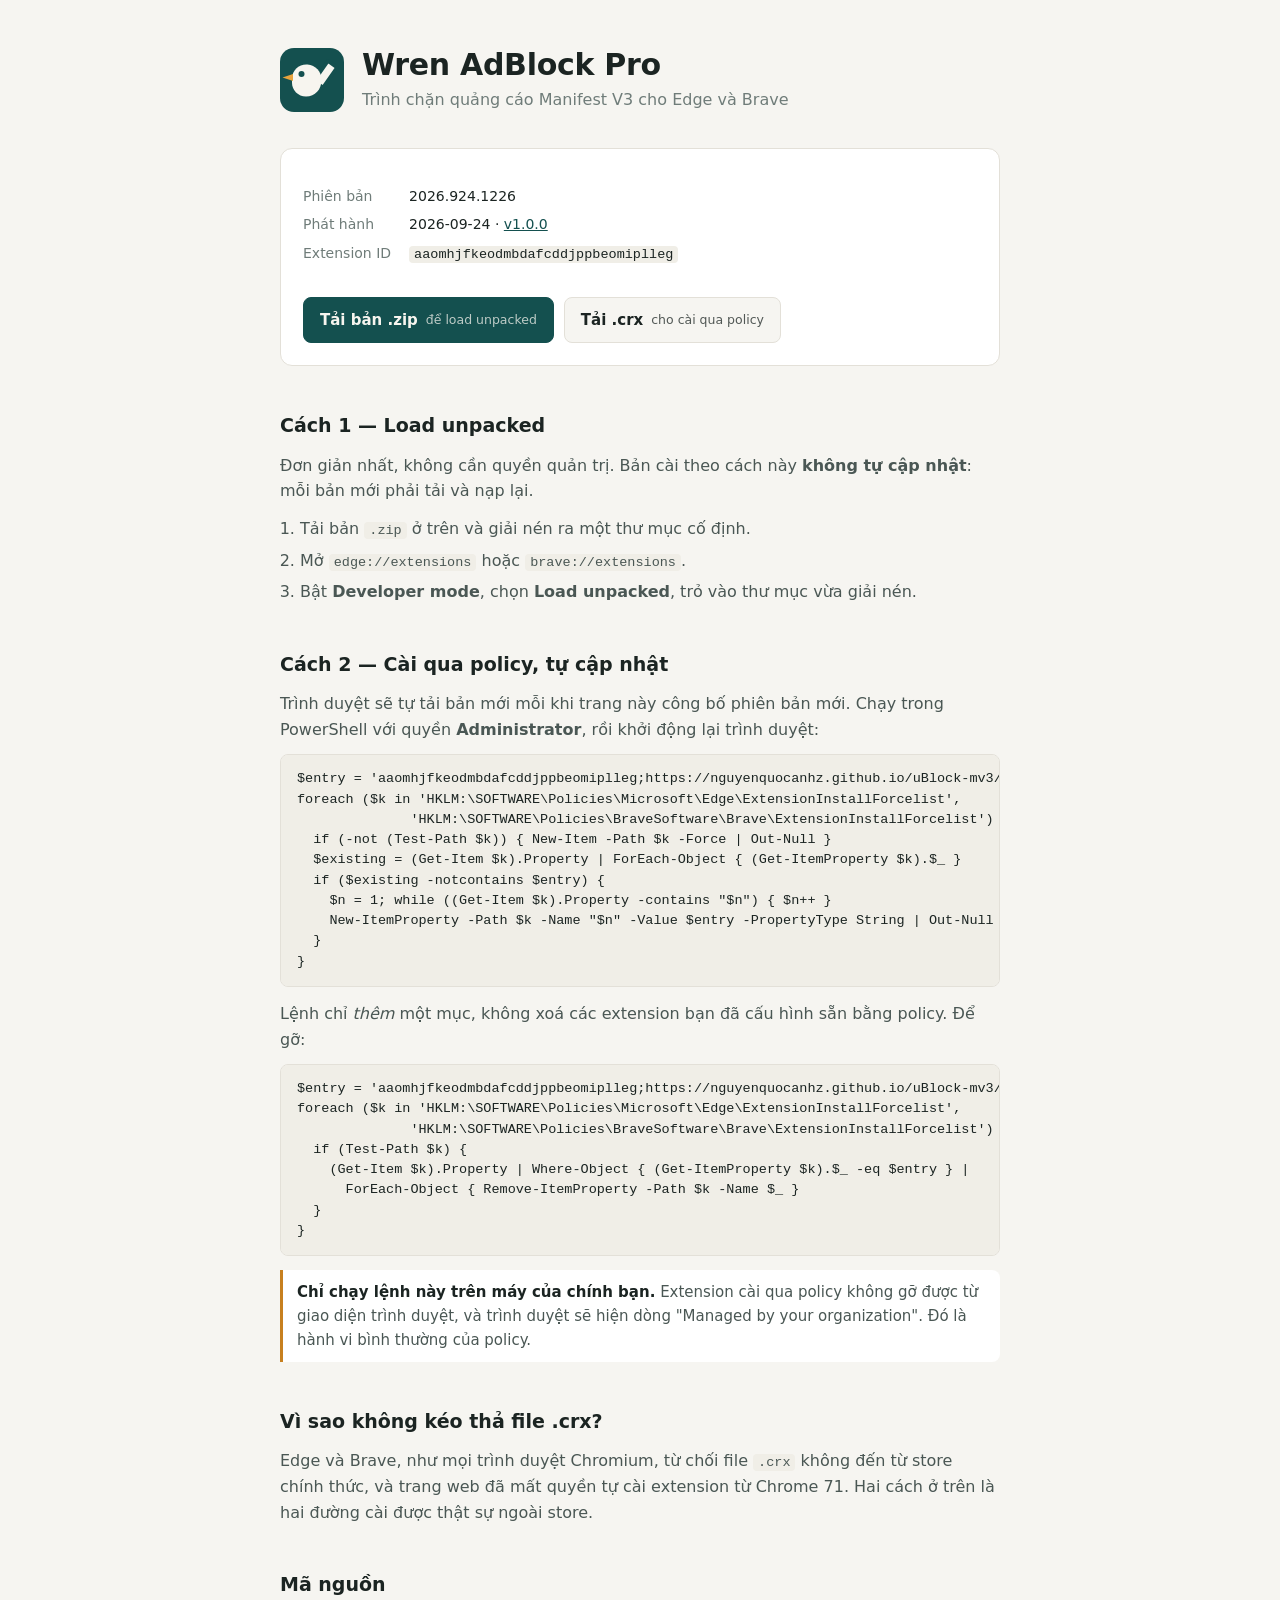
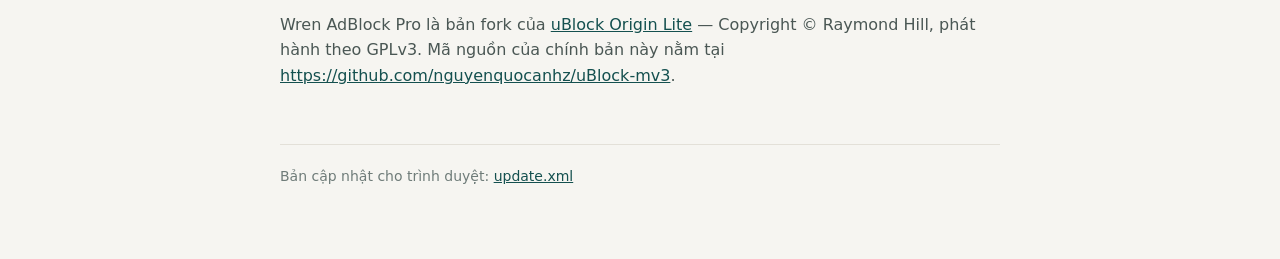
<file: index.html>
<!doctype html>
<html lang="vi">
<head>
<meta charset="utf-8">
<meta name="viewport" content="width=device-width, initial-scale=1">
<title>Wren AdBlock Pro</title>
<meta name="description" content="Wren AdBlock Pro — trình chặn quảng cáo MV3 cho Edge và Brave. Bản 2026.924.1226.">
<link rel="icon" href="data:image/svg+xml,%3Csvg%20xmlns%3D%22http%3A%2F%2Fwww.w3.org%2F2000%2Fsvg%22%20viewBox%3D%220%200%20128%20128%22%20width%3D%22128%22%20height%3D%22128%22%3E%0A%20%20%3Ctitle%3EWren%20AdBlock%20Pro%3C%2Ftitle%3E%0A%20%20%3Crect%20width%3D%22128%22%20height%3D%22128%22%20rx%3D%2228%22%20fill%3D%22%2314504F%22%2F%3E%0A%20%20%3Cpath%20fill%3D%22%23F7F5EF%22%20stroke%3D%22%2314504F%22%20stroke-width%3D%227%22%20stroke-linejoin%3D%22round%22%20d%3D%22%0A%20%20%20%20M%2068%2066%0A%20%20%20%20L%2096%2026%0A%20%20%20%20L%20114%2039%0A%20%20%20%20L%2086%2079%0A%20%20%20%20Z%22%2F%3E%0A%20%20%3Cpath%20fill%3D%22%23F7F5EF%22%20d%3D%22%0A%20%20%20%20M%2024%2062%0A%20%20%20%20C%2024%2044%2C%2038%2032%2C%2055%2033%0A%20%20%20%20C%2071%2034%2C%2083%2047%2C%2083%2064%0A%20%20%20%20C%2083%2083%2C%2070%2097%2C%2052%2097%0A%20%20%20%20C%2036%2097%2C%2024%2084%2C%2024%2070%0A%20%20%20%20Z%22%2F%3E%0A%20%20%3Cpath%20fill%3D%22%23E8A33D%22%20d%3D%22M%2026%2052%20L%205%2059%20L%2026%2066%20Z%22%2F%3E%0A%20%20%3Ccircle%20cx%3D%2243%22%20cy%3D%2252%22%20r%3D%226%22%20fill%3D%22%2314504F%22%2F%3E%0A%3C%2Fsvg%3E">
<style>
:root {
  --bg: #f6f5f1;
  --surface: #ffffff;
  --ink: #1b2422;
  --ink-2: #4a5754;
  --ink-3: #6f7c79;
  --line: #e3e0d8;
  --brand: #14504f;
  --brand-ink: #f7f5ef;
  --accent: #c7801f;
  --code-bg: #f0eee7;
}
@media (prefers-color-scheme: dark) {
  :root {
    --bg: #111615;
    --surface: #182120;
    --ink: #e6ebe9;
    --ink-2: #b3bfbc;
    --ink-3: #8a9794;
    --line: #283331;
    --brand: #5fb3a8;
    --brand-ink: #0d1413;
    --accent: #e8a33d;
    --code-bg: #0d1413;
  }
}
* { box-sizing: border-box; }
body {
  margin: 0;
  background: var(--bg);
  color: var(--ink);
  font: 16px/1.6 system-ui, -apple-system, "Segoe UI", Roboto, sans-serif;
}
.wrap { max-width: 760px; margin: 0 auto; padding: 48px 20px 72px; }
header { display: flex; align-items: center; gap: 18px; margin-bottom: 36px; }
header svg { width: 64px; height: 64px; flex: none; }
h1 { font-size: 30px; line-height: 1.15; margin: 0; letter-spacing: -0.01em; }
.tag { color: var(--ink-3); margin: 4px 0 0; }
h2 { font-size: 19px; margin: 44px 0 12px; }
p { margin: 0 0 12px; color: var(--ink-2); }
a { color: var(--brand); }

.card {
  background: var(--surface);
  border: 1px solid var(--line);
  border-radius: 12px;
  padding: 22px;
}
.release { display: grid; gap: 18px; }
.meta { display: grid; grid-template-columns: max-content 1fr; gap: 6px 18px; font-size: 14px; }
.meta dt { color: var(--ink-3); }
.meta dd { margin: 0; font-variant-numeric: tabular-nums; overflow-wrap: anywhere; }
.buttons { display: flex; flex-wrap: wrap; gap: 10px; }
.btn {
  display: inline-flex; align-items: center; gap: 8px;
  padding: 10px 16px; border-radius: 8px;
  font-weight: 600; font-size: 15px; text-decoration: none;
  border: 1px solid var(--line); color: var(--ink); background: var(--bg);
}
.btn.primary { background: var(--brand); color: var(--brand-ink); border-color: var(--brand); }
.btn small { font-weight: 400; opacity: 0.75; }

ol.steps { margin: 0; padding-left: 20px; color: var(--ink-2); }
ol.steps li { margin: 6px 0; }
code, pre { font-family: ui-monospace, "Cascadia Mono", Consolas, monospace; font-size: 13.5px; }
code { background: var(--code-bg); padding: 1px 5px; border-radius: 4px; }
pre {
  background: var(--code-bg); border: 1px solid var(--line); border-radius: 8px;
  padding: 14px 16px; overflow-x: auto; margin: 10px 0 14px; line-height: 1.5;
}
pre code { background: none; padding: 0; }

.note {
  border-left: 3px solid var(--accent);
  padding: 10px 14px; margin: 14px 0;
  background: var(--surface); border-radius: 0 8px 8px 0;
  color: var(--ink-2); font-size: 15px;
}
.note strong { color: var(--ink); }
footer { margin-top: 56px; padding-top: 20px; border-top: 1px solid var(--line); color: var(--ink-3); font-size: 14px; }
</style>
</head>
<body>
<div class="wrap">

<header>
  <svg xmlns="http://www.w3.org/2000/svg" viewBox="0 0 128 128" width="128" height="128">
  <title>Wren AdBlock Pro</title>
  <rect width="128" height="128" rx="28" fill="#14504F"/>
  <path fill="#F7F5EF" stroke="#14504F" stroke-width="7" stroke-linejoin="round" d="
    M 68 66
    L 96 26
    L 114 39
    L 86 79
    Z"/>
  <path fill="#F7F5EF" d="
    M 24 62
    C 24 44, 38 32, 55 33
    C 71 34, 83 47, 83 64
    C 83 83, 70 97, 52 97
    C 36 97, 24 84, 24 70
    Z"/>
  <path fill="#E8A33D" d="M 26 52 L 5 59 L 26 66 Z"/>
  <circle cx="43" cy="52" r="6" fill="#14504F"/>
</svg>
  <div>
    <h1>Wren AdBlock Pro</h1>
    <p class="tag">Trình chặn quảng cáo Manifest V3 cho Edge và Brave</p>
  </div>
</header>

<section class="card release">
  <dl class="meta">
    <dt>Phiên bản</dt><dd>2026.924.1226</dd>
    <dt>Phát hành</dt><dd>2026-09-24 · <a href="https://github.com/nguyenquocanhz/uBlock-mv3/releases/tag/v1.0.0">v1.0.0</a></dd>
    <dt>Extension ID</dt><dd><code>aaomhjfkeodmbdafcddjppbeomiplleg</code></dd>
  </dl>
  <div class="buttons">
    <a class="btn primary" href="https://github.com/nguyenquocanhz/uBlock-mv3/releases/download/v1.0.0/WrenAdBlockPro_2026.924.1226.chromium.zip">Tải bản .zip <small>để load unpacked</small></a>
    <a class="btn" href="https://github.com/nguyenquocanhz/uBlock-mv3/releases/download/v1.0.0/WrenAdBlockPro_2026.924.1226.crx">Tải .crx <small>cho cài qua policy</small></a>
  </div>
</section>

<h2>Cách 1 — Load unpacked</h2>
<p>Đơn giản nhất, không cần quyền quản trị. Bản cài theo cách này <strong>không tự cập nhật</strong>: mỗi bản mới phải tải và nạp lại.</p>
<ol class="steps">
  <li>Tải bản <code>.zip</code> ở trên và giải nén ra một thư mục cố định.</li>
  <li>Mở <code>edge://extensions</code> hoặc <code>brave://extensions</code>.</li>
  <li>Bật <strong>Developer mode</strong>, chọn <strong>Load unpacked</strong>, trỏ vào thư mục vừa giải nén.</li>
</ol>

<h2>Cách 2 — Cài qua policy, tự cập nhật</h2>
<p>Trình duyệt sẽ tự tải bản mới mỗi khi trang này công bố phiên bản mới. Chạy trong PowerShell với quyền <strong>Administrator</strong>, rồi khởi động lại trình duyệt:</p>
<pre><code>$entry = 'aaomhjfkeodmbdafcddjppbeomiplleg;https://nguyenquocanhz.github.io/uBlock-mv3/update.xml'
foreach ($k in 'HKLM:\SOFTWARE\Policies\Microsoft\Edge\ExtensionInstallForcelist',
              'HKLM:\SOFTWARE\Policies\BraveSoftware\Brave\ExtensionInstallForcelist') {
  if (-not (Test-Path $k)) { New-Item -Path $k -Force | Out-Null }
  $existing = (Get-Item $k).Property | ForEach-Object { (Get-ItemProperty $k).$_ }
  if ($existing -notcontains $entry) {
    $n = 1; while ((Get-Item $k).Property -contains "$n") { $n++ }
    New-ItemProperty -Path $k -Name "$n" -Value $entry -PropertyType String | Out-Null
  }
}</code></pre>
<p>Lệnh chỉ <em>thêm</em> một mục, không xoá các extension bạn đã cấu hình sẵn bằng policy. Để gỡ:</p>
<pre><code>$entry = 'aaomhjfkeodmbdafcddjppbeomiplleg;https://nguyenquocanhz.github.io/uBlock-mv3/update.xml'
foreach ($k in 'HKLM:\SOFTWARE\Policies\Microsoft\Edge\ExtensionInstallForcelist',
              'HKLM:\SOFTWARE\Policies\BraveSoftware\Brave\ExtensionInstallForcelist') {
  if (Test-Path $k) {
    (Get-Item $k).Property | Where-Object { (Get-ItemProperty $k).$_ -eq $entry } |
      ForEach-Object { Remove-ItemProperty -Path $k -Name $_ }
  }
}</code></pre>
<div class="note">
  <strong>Chỉ chạy lệnh này trên máy của chính bạn.</strong> Extension cài qua policy
  không gỡ được từ giao diện trình duyệt, và trình duyệt sẽ hiện dòng
  "Managed by your organization". Đó là hành vi bình thường của policy.
</div>

<h2>Vì sao không kéo thả file .crx?</h2>
<p>Edge và Brave, như mọi trình duyệt Chromium, từ chối file <code>.crx</code> không đến từ store chính thức, và trang web đã mất quyền tự cài extension từ Chrome 71. Hai cách ở trên là hai đường cài được thật sự ngoài store.</p>

<h2>Mã nguồn</h2>
<p>Wren AdBlock Pro là bản fork của <a href="https://github.com/gorhill/uBlock">uBlock Origin Lite</a> — Copyright © Raymond Hill, phát hành theo GPLv3. Mã nguồn của chính bản này nằm tại <a href="https://github.com/nguyenquocanhz/uBlock-mv3">https://github.com/nguyenquocanhz/uBlock-mv3</a>.</p>

<footer>
  Bản cập nhật cho trình duyệt: <a href="https://nguyenquocanhz.github.io/uBlock-mv3/update.xml">update.xml</a>
</footer>

</div>
</body>
</html>
</file>
